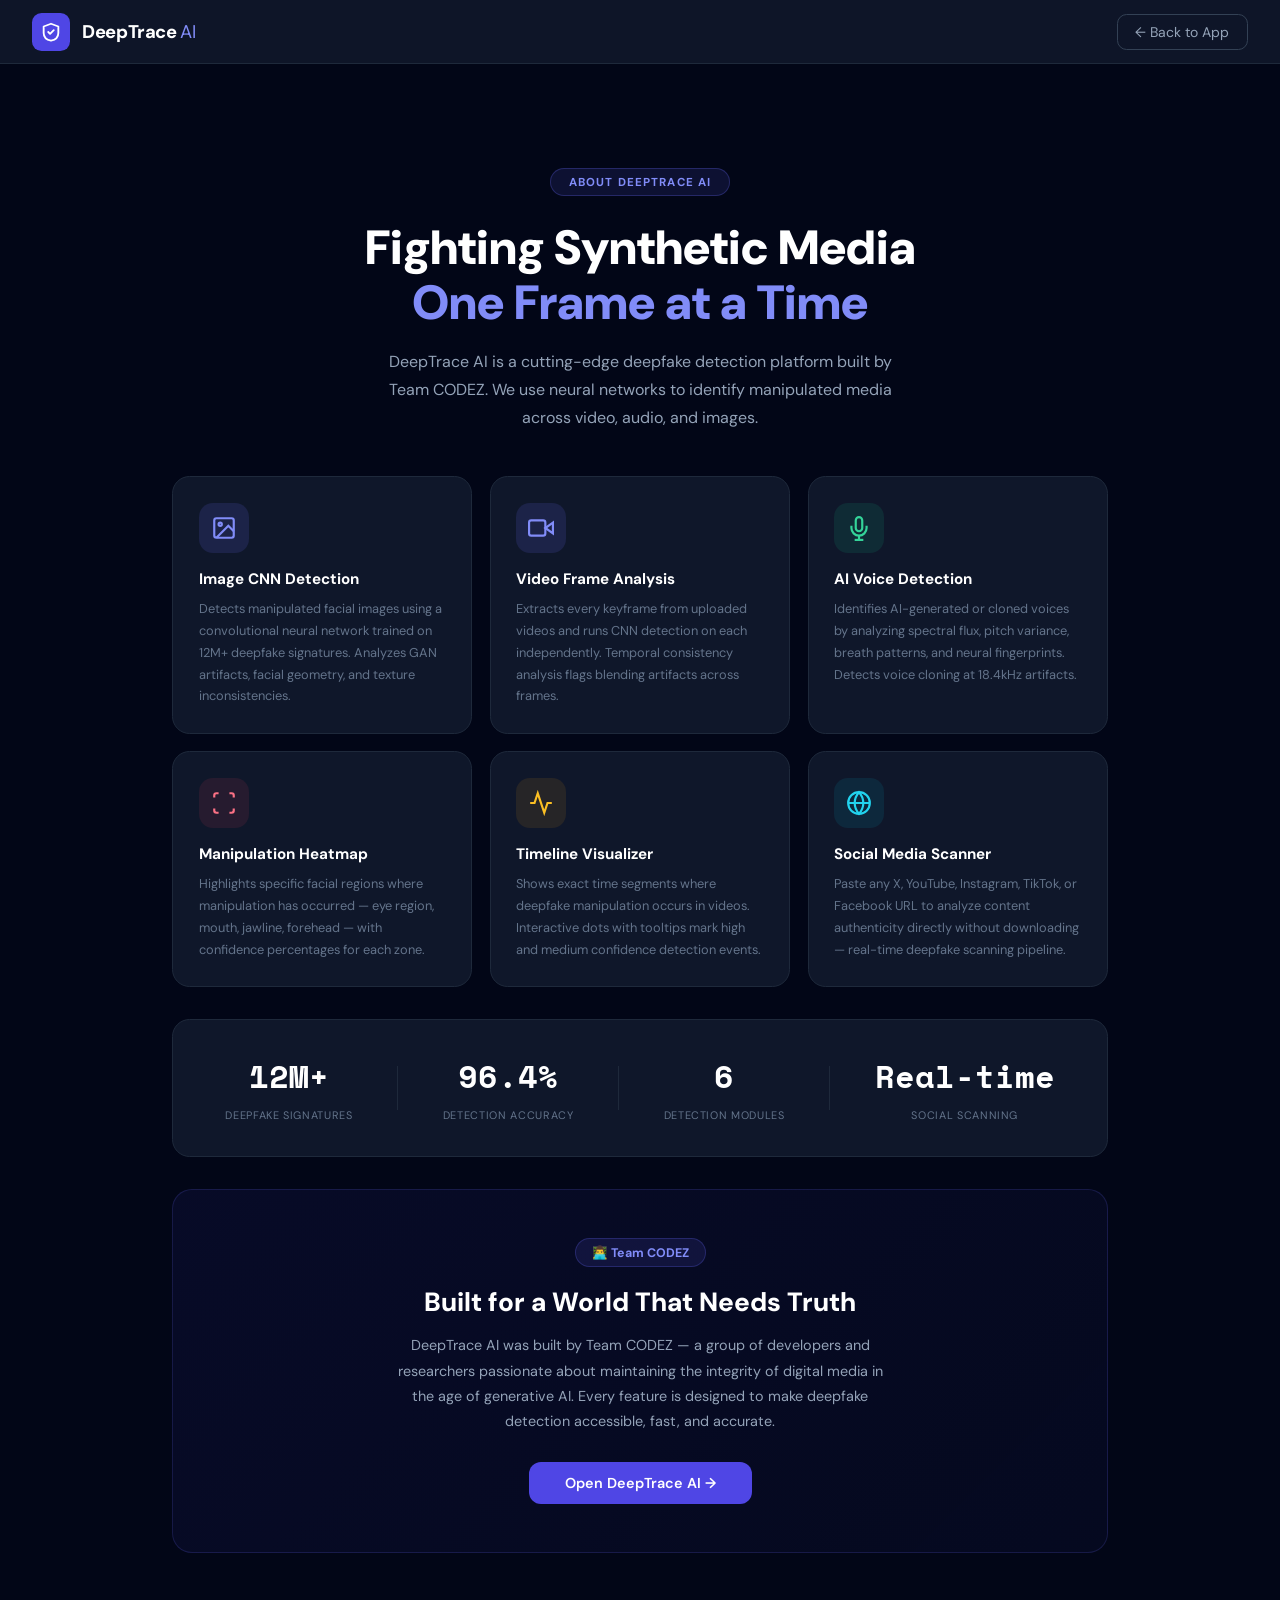
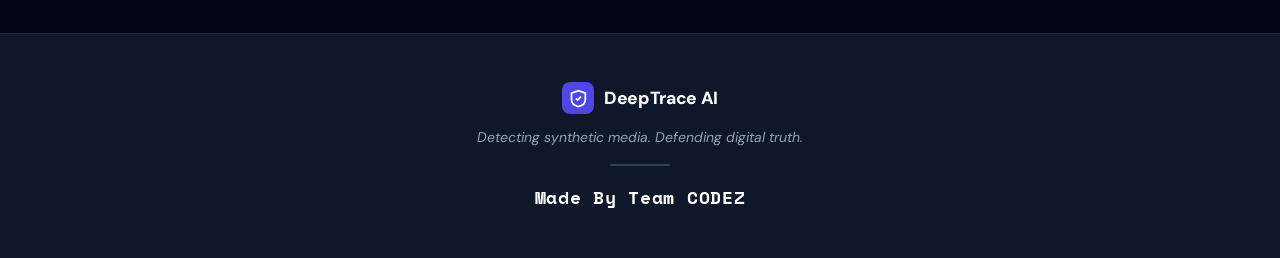
<file: about.html>
<!DOCTYPE html>
<html lang="en">
<head>
  <meta charset="UTF-8"/>
  <meta name="viewport" content="width=device-width, initial-scale=1.0"/>
  <title>About Us — DeepTrace AI</title>
  <link rel="preconnect" href="https://fonts.googleapis.com">
  <link href="https://fonts.googleapis.com/css2?family=Space+Mono:wght@400;700&family=DM+Sans:wght@300;400;500;600;700;900&display=swap" rel="stylesheet">
  <link rel="stylesheet" href="css/style.css"/>
  <link rel="stylesheet" href="css/about.css"/>
</head>
<body>

<header>
  <div class="logo">
    <div class="logo-icon">
      <svg viewBox="0 0 24 24" fill="none" stroke="currentColor" stroke-width="2" stroke-linecap="round" stroke-linejoin="round">
        <path d="M20 13c0 5-3.5 7.5-8 8.5-4.5-1-8-3.5-8-8.5V6l8-3 8 3v7z"/>
        <path d="m9 12 2 2 4-4"/>
      </svg>
    </div>
    <h1>DeepTrace <span>AI</span></h1>
  </div>
  <nav><a href="index.html">← Back to App</a></nav>
</header>

<!-- NO SIDEBAR — full width content -->
<div class="about-wrapper">

  <div class="about-page">

    <div class="about-hero">
      <div class="about-hero-badge">About DeepTrace AI</div>
      <h1>Fighting Synthetic Media<br/><span>One Frame at a Time</span></h1>
      <p>DeepTrace AI is a cutting-edge deepfake detection platform built by Team CODEZ. We use neural networks to identify manipulated media across video, audio, and images.</p>
    </div>

    <div class="about-grid">
      <div class="about-card">
        <div class="about-icon" style="background:rgba(99,102,241,.15);color:#818cf8">
          <svg viewBox="0 0 24 24" fill="none" stroke="currentColor" stroke-width="2" style="width:26px;height:26px"><rect x="3" y="3" width="18" height="18" rx="2"/><circle cx="8.5" cy="8.5" r="1.5"/><polyline points="21 15 16 10 5 21"/></svg>
        </div>
        <h3>Image CNN Detection</h3>
        <p>Detects manipulated facial images using a convolutional neural network trained on 12M+ deepfake signatures. Analyzes GAN artifacts, facial geometry, and texture inconsistencies.</p>
      </div>
      <div class="about-card">
        <div class="about-icon" style="background:rgba(99,102,241,.15);color:#818cf8">
          <svg viewBox="0 0 24 24" fill="none" stroke="currentColor" stroke-width="2" style="width:26px;height:26px"><polygon points="23 7 16 12 23 17 23 7"/><rect x="1" y="5" width="15" height="14" rx="2"/></svg>
        </div>
        <h3>Video Frame Analysis</h3>
        <p>Extracts every keyframe from uploaded videos and runs CNN detection on each independently. Temporal consistency analysis flags blending artifacts across frames.</p>
      </div>
      <div class="about-card">
        <div class="about-icon" style="background:rgba(16,185,129,.12);color:#34d399">
          <svg viewBox="0 0 24 24" fill="none" stroke="currentColor" stroke-width="2" style="width:26px;height:26px"><path d="M12 2a3 3 0 0 0-3 3v7a3 3 0 0 0 6 0V5a3 3 0 0 0-3-3z"/><path d="M19 10v2a7 7 0 0 1-14 0v-2"/><line x1="12" y1="19" x2="12" y2="23"/><line x1="8" y1="23" x2="16" y2="23"/></svg>
        </div>
        <h3>AI Voice Detection</h3>
        <p>Identifies AI-generated or cloned voices by analyzing spectral flux, pitch variance, breath patterns, and neural fingerprints. Detects voice cloning at 18.4kHz artifacts.</p>
      </div>
      <div class="about-card">
        <div class="about-icon" style="background:rgba(244,63,94,.1);color:#fb7185">
          <svg viewBox="0 0 24 24" fill="none" stroke="currentColor" stroke-width="2" style="width:26px;height:26px"><path d="M3 7V5a2 2 0 0 1 2-2h2"/><path d="M17 3h2a2 2 0 0 1 2 2v2"/><path d="M21 17v2a2 2 0 0 1-2 2h-2"/><path d="M7 21H5a2 2 0 0 1-2-2v-2"/></svg>
        </div>
        <h3>Manipulation Heatmap</h3>
        <p>Highlights specific facial regions where manipulation has occurred — eye region, mouth, jawline, forehead — with confidence percentages for each zone.</p>
      </div>
      <div class="about-card">
        <div class="about-icon" style="background:rgba(245,158,11,.1);color:#fbbf24">
          <svg viewBox="0 0 24 24" fill="none" stroke="currentColor" stroke-width="2" style="width:26px;height:26px"><polyline points="22 12 18 12 15 21 9 3 6 12 2 12"/></svg>
        </div>
        <h3>Timeline Visualizer</h3>
        <p>Shows exact time segments where deepfake manipulation occurs in videos. Interactive dots with tooltips mark high and medium confidence detection events.</p>
      </div>
      <div class="about-card">
        <div class="about-icon" style="background:rgba(6,182,212,.1);color:#22d3ee">
          <svg viewBox="0 0 24 24" fill="none" stroke="currentColor" stroke-width="2" style="width:26px;height:26px"><circle cx="12" cy="12" r="10"/><path d="M2 12h20M12 2a15.3 15.3 0 0 1 4 10 15.3 15.3 0 0 1-4 10 15.3 15.3 0 0 1-4-10 15.3 15.3 0 0 1 4-10z"/></svg>
        </div>
        <h3>Social Media Scanner</h3>
        <p>Paste any X, YouTube, Instagram, TikTok, or Facebook URL to analyze content authenticity directly without downloading — real-time deepfake scanning pipeline.</p>
      </div>
    </div>

    <div class="about-stats">
      <div class="stat-item"><span class="stat-number">12M+</span><span class="stat-label">Deepfake Signatures</span></div>
      <div class="stat-divider"></div>
      <div class="stat-item"><span class="stat-number">96.4%</span><span class="stat-label">Detection Accuracy</span></div>
      <div class="stat-divider"></div>
      <div class="stat-item"><span class="stat-number">6</span><span class="stat-label">Detection Modules</span></div>
      <div class="stat-divider"></div>
      <div class="stat-item"><span class="stat-number">Real-time</span><span class="stat-label">Social Scanning</span></div>
    </div>

    <div class="about-team-section">
      <div class="team-badge">👨‍💻 Team CODEZ</div>
      <h2>Built for a World That Needs Truth</h2>
      <p>DeepTrace AI was built by Team CODEZ — a group of developers and researchers passionate about maintaining the integrity of digital media in the age of generative AI. Every feature is designed to make deepfake detection accessible, fast, and accurate.</p>
      <a href="index.html" class="btn-back-app">Open DeepTrace AI →</a>
    </div>

  </div>

  <!-- FOOTER -->
  <footer class="about-footer">
    <div class="about-footer-inner">
      <div class="footer-logo">
        <div class="logo-icon" style="width:32px;height:32px;padding:.35rem">
          <svg viewBox="0 0 24 24" fill="none" stroke="currentColor" stroke-width="2">
            <path d="M20 13c0 5-3.5 7.5-8 8.5-4.5-1-8-3.5-8-8.5V6l8-3 8 3v7z"/>
            <path d="m9 12 2 2 4-4"/>
          </svg>
        </div>
        <span>DeepTrace AI</span>
      </div>
      <p class="footer-tagline">Detecting synthetic media. Defending digital truth.</p>
      <div class="footer-divider"></div>
      <p class="footer-credit">Made By Team CODEZ</p>
    </div>
  </footer>

</div><!-- end .about-wrapper -->

</body>
</html>
</file>
<file: css/style.css>
*, *::before, *::after { box-sizing: border-box; margin: 0; padding: 0; }
:root {
  --slate-950:#020617; --slate-900:#0f172a; --slate-800:#1e293b;
  --slate-700:#334155; --slate-600:#475569; --slate-500:#64748b;
  --slate-400:#94a3b8; --slate-300:#cbd5e1;
  --indigo-600:#4f46e5; --indigo-500:#6366f1; --indigo-400:#818cf8;
  --rose-500:#f43f5e; --rose-400:#fb7185;
  --amber-500:#f59e0b; --emerald-500:#10b981; --emerald-400:#34d399;
}
body { background:var(--slate-950); color:var(--slate-300); font-family:'DM Sans',sans-serif; min-height:100vh; overflow-x:hidden; }

/* ── ANIMATIONS ── */
@keyframes pulse   { 0%,100%{opacity:1;transform:scale(1)}   50%{opacity:.5;transform:scale(.85)} }
@keyframes spin    { to{transform:rotate(360deg)} }
@keyframes slideUp { from{opacity:0;transform:translateY(24px)} to{opacity:1;transform:translateY(0)} }
@keyframes fadeIn  { from{opacity:0} to{opacity:1} }
@keyframes scanLine{ 0%{top:0} 100%{top:100%} }
.results-slide-in  { animation: slideUp .45s cubic-bezier(.22,1,.36,1) both; }

/* ── HEADER ── */
header { display:flex; align-items:center; justify-content:space-between; padding:0 2rem; height:64px; background:rgba(15,23,42,.95); border-bottom:1px solid var(--slate-800); position:sticky; top:0; z-index:50; backdrop-filter:blur(12px); }
.logo  { display:flex; align-items:center; gap:.75rem; }
.logo-icon { background:var(--indigo-600); padding:.5rem; border-radius:.6rem; display:flex; }
.logo-icon svg { width:22px; height:22px; color:white; }
header h1 { font-size:1.15rem; font-weight:800; color:white; letter-spacing:-.02em; }
header h1 span { color:var(--indigo-400); font-weight:400; }
header nav a { color:var(--slate-400); text-decoration:none; font-size:.875rem; padding:.5rem 1.1rem; border:1px solid var(--slate-700); border-radius:.6rem; transition:all .2s; }
header nav a:hover { color:white; background:var(--slate-800); }

/* ── LAYOUT ── */
.app-body { display:flex; height:calc(100vh - 64px); }
aside { width:252px; background:rgba(15,23,42,.98); border-right:1px solid var(--slate-800); display:flex; flex-direction:column; flex-shrink:0; }
.sidebar-nav { padding:1.25rem; display:flex; flex-direction:column; gap:.375rem; }

/* NAV BUTTONS */
.nav-btn { display:flex; align-items:center; gap:.75rem; padding:.7rem 1rem; border-radius:.75rem; border:1px solid transparent; background:transparent; color:var(--slate-400); font-size:.875rem; font-weight:500; cursor:pointer; transition:all .2s; text-align:left; font-family:'DM Sans',sans-serif; width:100%; }
.nav-btn svg { width:18px; height:18px; flex-shrink:0; }
.nav-btn:hover  { background:rgba(30,41,59,.6); color:var(--slate-200); }
.nav-btn.active { background:rgba(79,70,229,.12); color:var(--indigo-400); border-color:rgba(79,70,229,.25); }

/* SIDEBAR FOOTER */
.sidebar-footer { margin-top:auto; padding:1.25rem; display:flex; flex-direction:column; gap:.875rem; }
.status-card { background:rgba(30,41,59,.5); border-radius:.875rem; padding:.875rem 1rem; border:1px solid var(--slate-700); }
.status-label  { font-size:.62rem; color:var(--slate-500); text-transform:uppercase; font-weight:700; letter-spacing:.07em; margin-bottom:.4rem; }
.status-online { display:flex; align-items:center; gap:.5rem; color:var(--emerald-400); font-size:.8rem; font-weight:500; }
.pulse-dot { width:8px; height:8px; background:var(--emerald-400); border-radius:50%; animation:pulse 2s infinite; flex-shrink:0; }
.team-credit { text-align:center; font-family:'Space Mono',monospace; font-size:.82rem; font-weight:700; color:white; letter-spacing:.05em; padding:.4rem 0; }

/* MAIN */
main { flex:1; padding:2rem; overflow-y:auto; }
.max-container { max-width:1080px; margin:0 auto; }
.tab-panel { display:none; }
.tab-panel.active { display:block; animation:fadeIn .3s ease; }

/* DASH HEADER */
.dash-header { display:flex; flex-wrap:wrap; align-items:flex-start; justify-content:space-between; gap:1rem; margin-bottom:1.75rem; }
.dash-header h2 { font-size:1.75rem; font-weight:800; color:white; margin-bottom:.3rem; line-height:1.2; }
.dash-header p  { color:var(--slate-500); font-size:.9rem; }
.feature-badge  { display:inline-flex; align-items:center; gap:.4rem; background:rgba(99,102,241,.1); border:1px solid rgba(99,102,241,.25); color:var(--indigo-400); padding:.4rem .875rem; border-radius:9999px; font-size:.72rem; font-weight:700; text-transform:uppercase; letter-spacing:.06em; white-space:nowrap; }
.btn-clear-history { background:var(--slate-900); border:1px solid var(--slate-700); color:var(--rose-400); padding:.5rem 1rem; border-radius:.75rem; font-size:.8rem; font-weight:600; cursor:pointer; font-family:'DM Sans',sans-serif; transition:all .2s; }
.btn-clear-history:hover { background:rgba(244,63,94,.1); }

/* UPLOAD ZONE */
.upload-zone { background:rgba(30,41,59,.25); border:2px dashed var(--slate-700); border-radius:1.5rem; padding:3.5rem 2.5rem; display:flex; flex-direction:column; align-items:center; justify-content:center; text-align:center; transition:all .3s; cursor:pointer; margin-bottom:1.75rem; }
.upload-zone:hover { border-color:rgba(99,102,241,.5); background:rgba(30,41,59,.45); }
.upload-zone:hover .upload-icon { transform:scale(1.08); }
.upload-icon { width:64px; height:64px; background:var(--slate-800); border-radius:1rem; display:flex; align-items:center; justify-content:center; margin-bottom:1.5rem; transition:transform .3s; }
.upload-icon svg { width:30px; height:30px; color:var(--indigo-400); }
.upload-zone h3 { font-size:1.1rem; font-weight:700; color:white; margin-bottom:.5rem; }
.upload-zone p  { color:var(--slate-500); max-width:460px; font-size:.875rem; line-height:1.65; margin-bottom:1.75rem; }
.upload-actions { display:flex; align-items:center; gap:1rem; }
.btn-browse { background:var(--indigo-600); color:white; border:none; padding:.7rem 2rem; border-radius:.75rem; font-size:.9rem; font-weight:600; cursor:pointer; box-shadow:0 6px 20px rgba(99,102,241,.25); font-family:'DM Sans',sans-serif; transition:background .2s; }
.btn-browse:hover { background:var(--indigo-500); }
.file-type-icons { display:flex; gap:.875rem; color:var(--slate-600); }
.file-type-icons svg { width:20px; height:20px; }

/* FILE PREVIEW */
.file-preview-box { background:rgba(30,41,59,.4); border:1px solid var(--slate-700); border-radius:1.25rem; padding:1.5rem 2rem; margin-bottom:1.75rem; animation:slideUp .3s ease; }
.file-preview-inner { display:flex; align-items:center; gap:1.5rem; }
.file-preview-inner img { width:110px; height:82px; object-fit:cover; border-radius:.75rem; border:1px solid var(--slate-700); flex-shrink:0; }
.file-preview-info { display:flex; flex-direction:column; gap:.75rem; flex:1; }
.file-preview-name-row { display:flex; align-items:center; gap:.5rem; flex-wrap:wrap; }
.preview-filename { font-size:.95rem; font-weight:600; color:white; word-break:break-all; }
.preview-filesize { font-size:.72rem; color:var(--slate-500); font-family:'Space Mono',monospace; background:var(--slate-800); padding:.2rem .5rem; border-radius:.4rem; }
.btn-analyze-now { display:inline-flex; align-items:center; gap:.5rem; background:var(--indigo-600); color:white; border:none; padding:.625rem 1.5rem; border-radius:.75rem; font-size:.875rem; font-weight:600; cursor:pointer; font-family:'DM Sans',sans-serif; transition:background .2s; width:fit-content; }
.btn-analyze-now:hover { background:var(--indigo-500); }
.btn-change-file { background:none; border:none; color:var(--slate-500); font-size:.8rem; cursor:pointer; text-decoration:underline; font-family:'DM Sans',sans-serif; }
.btn-change-file:hover { color:var(--slate-300); }

/* LOADER */
.analyzing-state { background:var(--slate-900); border-radius:1.5rem; padding:3.5rem 2rem; border:1px solid var(--slate-800); display:none; flex-direction:column; align-items:center; min-height:280px; margin-bottom:1.75rem; text-align:center; }
.spinner { width:44px; height:44px; border:4px solid rgba(99,102,241,.15); border-top-color:var(--indigo-500); border-radius:50%; animation:spin 1s linear infinite; margin-bottom:1.25rem; flex-shrink:0; }
.analyzing-state h3 { font-size:1.1rem; font-weight:700; color:white; margin-bottom:.4rem; }
.analyzing-state p  { color:var(--slate-500); max-width:360px; font-size:.875rem; margin-bottom:1.5rem; line-height:1.6; }
.analyze-steps { display:flex; flex-direction:column; gap:.5rem; width:100%; max-width:300px; }
.step-item { display:flex; align-items:center; gap:.625rem; font-size:.78rem; color:var(--slate-500); }
.step-dot { width:10px; height:10px; border-radius:50%; background:var(--slate-700); flex-shrink:0; transition:background .3s; }
.step-dot.done { background:var(--indigo-500); box-shadow:0 0 6px rgba(99,102,241,.6); }

/* COMPARE GRID */
.compare-grid { display:grid; grid-template-columns:1fr 52px 1fr; align-items:stretch; background:var(--slate-900); border:1px solid var(--slate-800); border-radius:1.25rem; overflow:hidden; margin-bottom:1.25rem; }
.compare-card { display:flex; flex-direction:column; }
.compare-label { display:flex; align-items:center; gap:.45rem; padding:.75rem 1.1rem; font-size:.7rem; font-weight:700; text-transform:uppercase; letter-spacing:.07em; border-bottom:1px solid var(--slate-800); }
.original-label { color:var(--indigo-400); background:rgba(99,102,241,.05); }
.fake-label     { color:var(--rose-400);   background:rgba(244,63,94,.05); border-left:1px solid var(--slate-800); }
.compare-img-wrap { flex:1; overflow:hidden; }
.compare-img-wrap img { width:100%; height:100%; min-height:240px; max-height:320px; object-fit:cover; display:block; }
.compare-arrow { display:flex; align-items:center; justify-content:center; background:var(--slate-900); border-left:1px solid var(--slate-800); border-right:1px solid var(--slate-800); }

/* VERDICT */
.fake-verdict-banner { display:flex; align-items:center; gap:.75rem; background:rgba(244,63,94,.08); border:1px solid rgba(244,63,94,.22); color:var(--rose-400); padding:.9rem 1.4rem; border-radius:.875rem; font-size:.875rem; font-weight:600; margin-bottom:1.25rem; flex-wrap:wrap; }
.fake-verdict-banner strong { color:var(--rose-500); font-weight:800; }
.fake-verdict-banner svg { flex-shrink:0; }

/* METRICS ROW */
.metrics-row { display:grid; grid-template-columns:repeat(4,1fr); gap:.875rem; margin-bottom:1.5rem; }
@media(max-width:800px){ .metrics-row{grid-template-columns:repeat(2,1fr);} }
.metric-pill { background:var(--slate-900); border:1px solid var(--slate-800); border-radius:.875rem; padding:.875rem 1rem; display:flex; flex-direction:column; gap:.3rem; transition:border-color .2s; }
.metric-pill:hover { border-color:var(--slate-700); }
.metric-pill-label { font-size:.6rem; text-transform:uppercase; letter-spacing:.07em; font-weight:700; color:var(--slate-500); }
.metric-pill-val   { font-size:1.1rem; font-weight:800; font-family:'Space Mono',monospace; color:white; }
.metric-pill.red    .metric-pill-val { color:var(--rose-500); }
.metric-pill.orange .metric-pill-val { color:#f97316; }
.metric-pill.purple .metric-pill-val { color:var(--indigo-400); }
.metric-pill.blue   .metric-pill-val { color:#38bdf8; }

/* RESULTS GRID */
.results-grid { display:grid; grid-template-columns:1fr 1fr; gap:1.25rem; }
@media(max-width:880px){ .results-grid{grid-template-columns:1fr;} }

/* CARD */
.card { background:var(--slate-900); border-radius:1rem; padding:1.4rem; border:1px solid var(--slate-800); }
.card-title { display:flex; align-items:center; gap:.5rem; color:white; font-weight:700; margin-bottom:1.25rem; font-size:.9rem; }
.card-title svg { width:16px; height:16px; color:var(--indigo-400); flex-shrink:0; }

/* HEATMAP REGIONS */
.heatmap-regions { display:flex; flex-direction:column; gap:.7rem; margin-bottom:1rem; }
.heatmap-region-item { display:flex; align-items:center; gap:.75rem; }
.region-bar-wrap { flex:1; height:8px; background:var(--slate-800); border-radius:9999px; overflow:hidden; }
.region-bar { height:100%; border-radius:9999px; transition:width .6s ease; }
.region-label { font-size:.75rem; color:var(--slate-400); width:90px; flex-shrink:0; }
.region-pct   { font-size:.72rem; font-family:'Space Mono',monospace; font-weight:700; width:36px; text-align:right; flex-shrink:0; }
.region-pct.red    { color:var(--rose-500); }
.region-pct.orange { color:#f97316; }
.region-pct.yellow { color:#eab308; }
.region-pct.indigo { color:var(--indigo-400); }
.region-pct.cyan   { color:#22d3ee; }
.heatmap-caption { font-size:.7rem; color:var(--slate-600); line-height:1.5; border-top:1px solid var(--slate-800); padding-top:.875rem; margin-top:.5rem; }

/* TIMELINE */
.timeline-header   { display:flex; align-items:center; justify-content:space-between; margin-bottom:1.1rem; }
.timeline-duration { font-size:.7rem; color:var(--slate-500); font-family:'Space Mono',monospace; }
.timeline-track { position:relative; height:56px; background:var(--slate-800); border-radius:.625rem; margin-bottom:2.25rem; }
.timeline-line  { position:absolute; left:14px; right:14px; height:3px; background:var(--slate-700); top:50%; transform:translateY(-50%); border-radius:2px; }
.time-marker    { position:absolute; bottom:5px; font-size:.57rem; color:var(--slate-500); font-family:'Space Mono',monospace; transform:translateX(-50%); pointer-events:none; }
.detection-dot  { position:absolute; top:50%; transform:translate(-50%,-50%); z-index:10; cursor:pointer; }
.dot-inner { width:14px; height:14px; border-radius:50%; border:2px solid var(--slate-900); transition:transform .15s; }
.detection-dot:hover .dot-inner { transform:scale(1.5); }
.dot-inner.high   { background:var(--rose-500); box-shadow:0 0 8px rgba(244,63,94,.55); animation:pulse 2s infinite; }
.dot-inner.medium { background:var(--amber-500); box-shadow:0 0 8px rgba(245,158,11,.45); }
.tooltip { position:absolute; bottom:calc(100% + 10px); left:50%; transform:translateX(-50%); width:180px; background:var(--slate-800); color:white; font-size:.65rem; padding:.55rem .75rem; border-radius:.5rem; border:1px solid var(--slate-700); opacity:0; pointer-events:none; transition:opacity .2s; z-index:30; }
.tooltip strong { display:block; color:var(--rose-400); margin-bottom:2px; font-size:.7rem; }
.detection-dot:hover .tooltip { opacity:1; }
.detection-list  { display:flex; flex-direction:column; gap:.5rem; }
.detection-item  { display:flex; align-items:center; gap:.625rem; padding:.625rem .875rem; background:rgba(30,41,59,.4); border-radius:.75rem; border:1px solid var(--slate-800); transition:border-color .2s; }
.detection-item:hover { border-color:var(--slate-700); }
.det-dot    { width:7px; height:7px; border-radius:50%; flex-shrink:0; }
.det-dot.high   { background:var(--rose-500); }
.det-dot.medium { background:var(--amber-500); }
.det-time   { font-size:.68rem; font-family:'Space Mono',monospace; color:var(--slate-400); width:34px; flex-shrink:0; }
.det-label  { font-size:.82rem; color:var(--slate-200); flex:1; }
.det-conf   { font-size:.68rem; font-family:'Space Mono',monospace; font-weight:700; flex-shrink:0; padding:.2rem .45rem; border-radius:.3rem; }
.det-conf.red    { color:var(--rose-500); background:rgba(244,63,94,.1); }
.det-conf.orange { color:#f97316;         background:rgba(249,115,22,.1); }

/* AUDIO / VOICE */
.audio-bar-header { display:flex; justify-content:space-between; align-items:center; font-size:.75rem; color:var(--slate-400); margin-bottom:.5rem; }
.audio-bar-label-right { color:var(--rose-400); font-weight:700; font-family:'Space Mono',monospace; font-size:.76rem; }
.audio-bar { height:9px; background:var(--slate-800); border-radius:9999px; overflow:hidden; display:flex; margin-bottom:1.1rem; }
.audio-bar-human { height:100%; background:var(--indigo-500); }
.audio-bar-ai    { height:100%; background:var(--rose-500); }
.waveform { display:flex; align-items:center; gap:3px; height:56px; padding:4px 6px; margin-bottom:1.1rem; overflow:hidden; background:rgba(30,41,59,.35); border-radius:.625rem; }
.waveform-bar { width:6px; min-width:6px; border-radius:3px; flex-shrink:0; }
.audio-metrics { display:grid; grid-template-columns:1fr 1fr; gap:.75rem; }
.metric-box { background:rgba(30,41,59,.5); padding:.8rem; border-radius:.75rem; border:1px solid var(--slate-700); }
.metric-label { font-size:.6rem; color:var(--slate-500); text-transform:uppercase; font-weight:700; letter-spacing:.05em; margin-bottom:.3rem; }
.metric-value { font-size:.82rem; font-family:'Space Mono',monospace; color:white; }

/* SPECTRAL MAP */
.spectral-map { display:flex; flex-direction:column; gap:.5rem; margin-bottom:1rem; }
.spectral-row  { display:flex; align-items:center; gap:.625rem; }
.spectral-freq { font-size:.65rem; font-family:'Space Mono',monospace; color:var(--slate-500); width:42px; flex-shrink:0; }
.spectral-bar-wrap { flex:1; height:8px; background:var(--slate-800); border-radius:9999px; overflow:hidden; }
.spectral-bar  { height:100%; border-radius:9999px; }
.spectral-anomaly { font-size:.65rem; font-weight:700; color:var(--rose-500); width:14px; text-align:center; flex-shrink:0; }

/* FRAME GRID */
.frame-grid { display:grid; grid-template-columns:repeat(4,1fr); gap:.5rem; margin-bottom:1rem; }
.frame-thumb { border-radius:.5rem; aspect-ratio:1; display:flex; flex-direction:column; align-items:center; justify-content:center; gap:.25rem; font-size:.6rem; font-family:'Space Mono',monospace; border:1px solid var(--slate-700); position:relative; overflow:hidden; }
.frame-thumb.frame-ok   { background:rgba(16,185,129,.08); border-color:rgba(16,185,129,.25); }
.frame-thumb.frame-fake { background:rgba(244,63,94,.08);  border-color:rgba(244,63,94,.25); }
.frame-num   { color:var(--slate-400); font-size:.6rem; }
.frame-badge { font-size:.58rem; font-weight:700; padding:.1rem .3rem; border-radius:.25rem; }
.frame-ok   .frame-badge { color:var(--emerald-400); }
.frame-fake .frame-badge { color:var(--rose-500); }

/* SOCIAL */
.social-hero { background:var(--slate-900); border-radius:1.25rem; padding:2rem; border:1px solid var(--slate-800); margin-bottom:1.25rem; }
.search-wrap { position:relative; max-width:600px; margin:0 auto 1.25rem; }
.search-input { width:100%; background:var(--slate-800); border:1px solid var(--slate-700); border-radius:.875rem; padding:.9rem 8rem .9rem 2.75rem; color:white; font-size:.875rem; outline:none; transition:all .2s; font-family:'DM Sans',sans-serif; }
.search-input:focus { border-color:var(--indigo-500); box-shadow:0 0 0 3px rgba(99,102,241,.12); }
.search-icon { position:absolute; left:.9rem; top:50%; transform:translateY(-50%); color:var(--slate-500); display:flex; }
.search-icon svg { width:18px; height:18px; display:block; }
.btn-scan { position:absolute; right:.45rem; top:50%; transform:translateY(-50%); background:var(--indigo-600); color:white; border:none; padding:.5rem 1.25rem; border-radius:.625rem; font-size:.85rem; font-weight:600; cursor:pointer; font-family:'DM Sans',sans-serif; transition:background .2s; }
.btn-scan:hover { background:var(--indigo-500); }
.social-platform-tags { display:flex; flex-wrap:wrap; gap:.5rem; justify-content:center; }
.platform-tag { font-size:.72rem; background:rgba(30,41,59,.6); border:1px solid var(--slate-700); color:var(--slate-400); padding:.3rem .8rem; border-radius:9999px; }
.social-grid  { display:grid; grid-template-columns:1fr; gap:1.25rem; }
.social-grid.has-integrity { grid-template-columns:1fr 1fr; }
@media(max-width:680px){ .social-grid{grid-template-columns:1fr;} }
.recent-scans h5 { font-size:.875rem; font-weight:600; color:white; margin-bottom:.875rem; }
.scan-item { display:flex; align-items:center; gap:.875rem; padding:.7rem; background:rgba(30,41,59,.3); border-radius:.75rem; border:1px solid rgba(51,65,85,.4); margin-bottom:.625rem; }
.scan-thumb { width:36px; height:36px; border-radius:.5rem; background:rgba(79,70,229,.15); display:flex; align-items:center; justify-content:center; color:var(--indigo-400); flex-shrink:0; }
.scan-info  { flex:1; min-width:0; }
.scan-name  { font-size:.8rem; color:var(--slate-200); overflow:hidden; text-overflow:ellipsis; white-space:nowrap; }
.scan-source{ font-size:.6rem; color:var(--slate-500); margin-top:2px; }
.badge-fake { background:rgba(244,63,94,.1); color:var(--rose-500); font-size:.6rem; font-weight:700; padding:.22rem .5rem; border-radius:.3rem; flex-shrink:0; }
.integrity-box { display:flex; flex-direction:column; align-items:center; justify-content:center; text-align:center; background:var(--slate-900); border-radius:1rem; padding:2rem 1.5rem; border:1px solid var(--slate-800); }
.integrity-icon { width:60px; height:60px; background:rgba(16,185,129,.1); border-radius:50%; display:flex; align-items:center; justify-content:center; color:var(--emerald-500); margin-bottom:.875rem; }
.integrity-icon svg { width:30px; height:30px; }
.integrity-box h5 { font-size:.875rem; font-weight:600; color:white; margin-bottom:.25rem; }
.integrity-score  { font-size:2.25rem; font-weight:900; color:white; font-family:'Space Mono',monospace; line-height:1; }
.integrity-sub    { font-size:.7rem; color:var(--slate-500); margin-top:.5rem; line-height:1.5; }

/* HISTORY */
.history-empty { background:var(--slate-900); border-radius:1.5rem; padding:4rem 2rem; border:1px solid var(--slate-800); text-align:center; }
.history-icon  { width:48px; height:48px; background:var(--slate-800); border-radius:50%; display:flex; align-items:center; justify-content:center; margin:0 auto 1rem; }
.history-icon svg { width:22px; height:22px; color:var(--slate-500); }
.history-empty h3 { color:white; font-weight:700; margin-bottom:.4rem; }
.history-empty p  { color:var(--slate-500); font-size:.875rem; }
.btn-start-analysis { margin-top:1.25rem; color:var(--indigo-400); background:none; border:none; font-size:.875rem; font-weight:500; cursor:pointer; }
.btn-start-analysis:hover { text-decoration:underline; }
.history-item { display:flex; align-items:center; gap:1rem; padding:.9rem 1.1rem; background:var(--slate-900); border:1px solid var(--slate-800); border-radius:.875rem; margin-bottom:.625rem; transition:border-color .2s; }
.history-item:hover { border-color:var(--slate-700); }
.history-item-icon { width:38px; height:38px; border-radius:.5rem; background:rgba(79,70,229,.12); display:flex; align-items:center; justify-content:center; color:var(--indigo-400); flex-shrink:0; }
.history-item-info { flex:1; min-width:0; }
.history-item-name { font-size:.875rem; color:white; font-weight:500; overflow:hidden; text-overflow:ellipsis; white-space:nowrap; }
.history-item-meta { font-size:.68rem; color:var(--slate-500); margin-top:2px; }
.history-badge-fake { background:rgba(244,63,94,.1); color:var(--rose-500); font-size:.65rem; font-weight:700; padding:.28rem .6rem; border-radius:.35rem; flex-shrink:0; }

@media(max-width:768px){ aside{display:none;} }
@media(max-width:600px){ .compare-grid{grid-template-columns:1fr;} .compare-arrow{display:none;} }

/* ── PLATFORM SELECTOR ── */
.platform-selector {
  display: flex;
  flex-wrap: wrap;
  gap: .5rem;
  justify-content: center;
  margin-bottom: 1rem;
}
.platform-btn {
  display: inline-flex;
  align-items: center;
  gap: .45rem;
  padding: .45rem 1rem;
  border-radius: 9999px;
  border: 1px solid var(--slate-700);
  background: rgba(30,41,59,.4);
  color: var(--slate-400);
  font-size: .78rem;
  font-weight: 600;
  font-family: 'DM Sans', sans-serif;
  cursor: pointer;
  transition: all .2s;
  white-space: nowrap;
}
.platform-btn:hover {
  border-color: var(--indigo-500);
  color: var(--indigo-400);
  background: rgba(99,102,241,.1);
  transform: translateY(-1px);
}
.platform-btn.active {
  border-color: var(--indigo-500);
  background: rgba(99,102,241,.18);
  color: white;
  box-shadow: 0 0 0 3px rgba(99,102,241,.15);
}
</file>
<file: css/about.css>
/* ── ABOUT PAGE LAYOUT (no sidebar) ── */
.about-wrapper {
  min-height: calc(100vh - 64px);
  display: flex;
  flex-direction: column;
  overflow-y: auto;
}

.about-page {
  max-width: 1000px;
  margin: 0 auto;
  padding: 3rem 2rem 2rem;
  flex: 1;
  width: 100%;
}

/* HERO */
.about-hero { text-align:center; padding:3.5rem 1rem 2.75rem; }
.about-hero-badge {
  display:inline-block;
  background:rgba(99,102,241,.12);
  color:var(--indigo-400);
  border:1px solid rgba(99,102,241,.28);
  padding:.35rem 1.1rem;
  border-radius:9999px;
  font-size:.72rem;
  font-weight:700;
  text-transform:uppercase;
  letter-spacing:.1em;
  margin-bottom:1.5rem;
}
.about-hero h1 {
  font-size:3rem;
  font-weight:900;
  color:white;
  line-height:1.15;
  margin-bottom:1.1rem;
}
.about-hero h1 span { color:var(--indigo-400); }
.about-hero p { color:var(--slate-400); max-width:540px; margin:0 auto; font-size:1rem; line-height:1.75; }

/* 6-CARD GRID */
.about-grid {
  display:grid;
  grid-template-columns:repeat(3,1fr);
  gap:1.1rem;
  margin-bottom:2rem;
}
@media(max-width:780px){ .about-grid{grid-template-columns:1fr 1fr;} }
@media(max-width:500px){ .about-grid{grid-template-columns:1fr;} }

.about-card {
  background:var(--slate-900);
  border:1px solid var(--slate-800);
  border-radius:1.1rem;
  padding:1.6rem;
  transition:border-color .2s, transform .2s;
}
.about-card:hover { border-color:var(--slate-700); transform:translateY(-2px); }
.about-icon {
  width:50px; height:50px;
  border-radius:.875rem;
  display:flex; align-items:center; justify-content:center;
  margin-bottom:1rem;
}
.about-card h3 { color:white; font-weight:700; font-size:.95rem; margin-bottom:.6rem; }
.about-card p  { color:var(--slate-500); font-size:.8rem; line-height:1.7; }

/* STATS */
.about-stats {
  background:var(--slate-900);
  border:1px solid var(--slate-800);
  border-radius:1.1rem;
  padding:2rem 2.5rem;
  display:flex;
  align-items:center;
  justify-content:space-around;
  flex-wrap:wrap;
  gap:1.25rem;
  margin-bottom:2rem;
}
.stat-item  { text-align:center; }
.stat-number {
  display:block;
  font-size:2rem;
  font-weight:900;
  color:white;
  font-family:'Space Mono',monospace;
  margin-bottom:.2rem;
}
.stat-label { font-size:.68rem; color:var(--slate-500); text-transform:uppercase; letter-spacing:.06em; }
.stat-divider { width:1px; height:44px; background:var(--slate-800); }
@media(max-width:560px){ .stat-divider{display:none;} }

/* TEAM SECTION */
.about-team-section {
  text-align:center;
  background:linear-gradient(135deg,rgba(79,70,229,.08),rgba(99,102,241,.04));
  border:1px solid rgba(99,102,241,.18);
  border-radius:1.25rem;
  padding:3rem 2rem;
  margin-bottom:3rem;
}
.team-badge {
  display:inline-block;
  background:rgba(99,102,241,.12);
  border:1px solid rgba(99,102,241,.25);
  color:var(--indigo-400);
  padding:.35rem 1rem;
  border-radius:9999px;
  font-size:.78rem;
  font-weight:700;
  margin-bottom:1.1rem;
}
.about-team-section h2 { font-size:1.65rem; font-weight:800; color:white; margin-bottom:.9rem; }
.about-team-section p  { color:var(--slate-400); max-width:500px; margin:0 auto 1.75rem; line-height:1.75; font-size:.9rem; }
.btn-back-app {
  display:inline-block;
  background:var(--indigo-600);
  color:white;
  text-decoration:none;
  padding:.75rem 2.25rem;
  border-radius:.75rem;
  font-weight:600;
  font-size:.9rem;
  transition:background .2s;
}
.btn-back-app:hover { background:var(--indigo-500); }

/* ── FOOTER ── */
.about-footer {
  background:var(--slate-900);
  border-top:1px solid var(--slate-800);
  padding:3rem 2rem;
  text-align:center;
}
.about-footer-inner {
  max-width:600px;
  margin:0 auto;
  display:flex;
  flex-direction:column;
  align-items:center;
  gap:.875rem;
}
.footer-logo {
  display:flex;
  align-items:center;
  gap:.625rem;
}
.footer-logo .logo-icon {
  background:var(--indigo-600);
  border-radius:.5rem;
  display:flex;
  align-items:center;
  justify-content:center;
  width:32px;
  height:32px;
  padding:.35rem;
}
.footer-logo .logo-icon svg { width:100%; height:100%; color:white; }
.footer-logo span {
  font-size:1.1rem;
  font-weight:800;
  color:white;
  letter-spacing:-.02em;
}
.footer-tagline {
  color:var(--slate-400);
  font-size:.875rem;
  font-style:italic;
}
.footer-divider {
  width:60px;
  height:2px;
  background:var(--slate-700);
  border-radius:2px;
  margin:.25rem 0;
}
.footer-credit {
  font-family:'Space Mono', monospace;
  font-weight:700;
  font-size:1.1rem;
  color:white;
  letter-spacing:.04em;
}
.footer-copy {
  font-size:.75rem;
  color:var(--slate-600);
  line-height:1.6;
}
</file>
